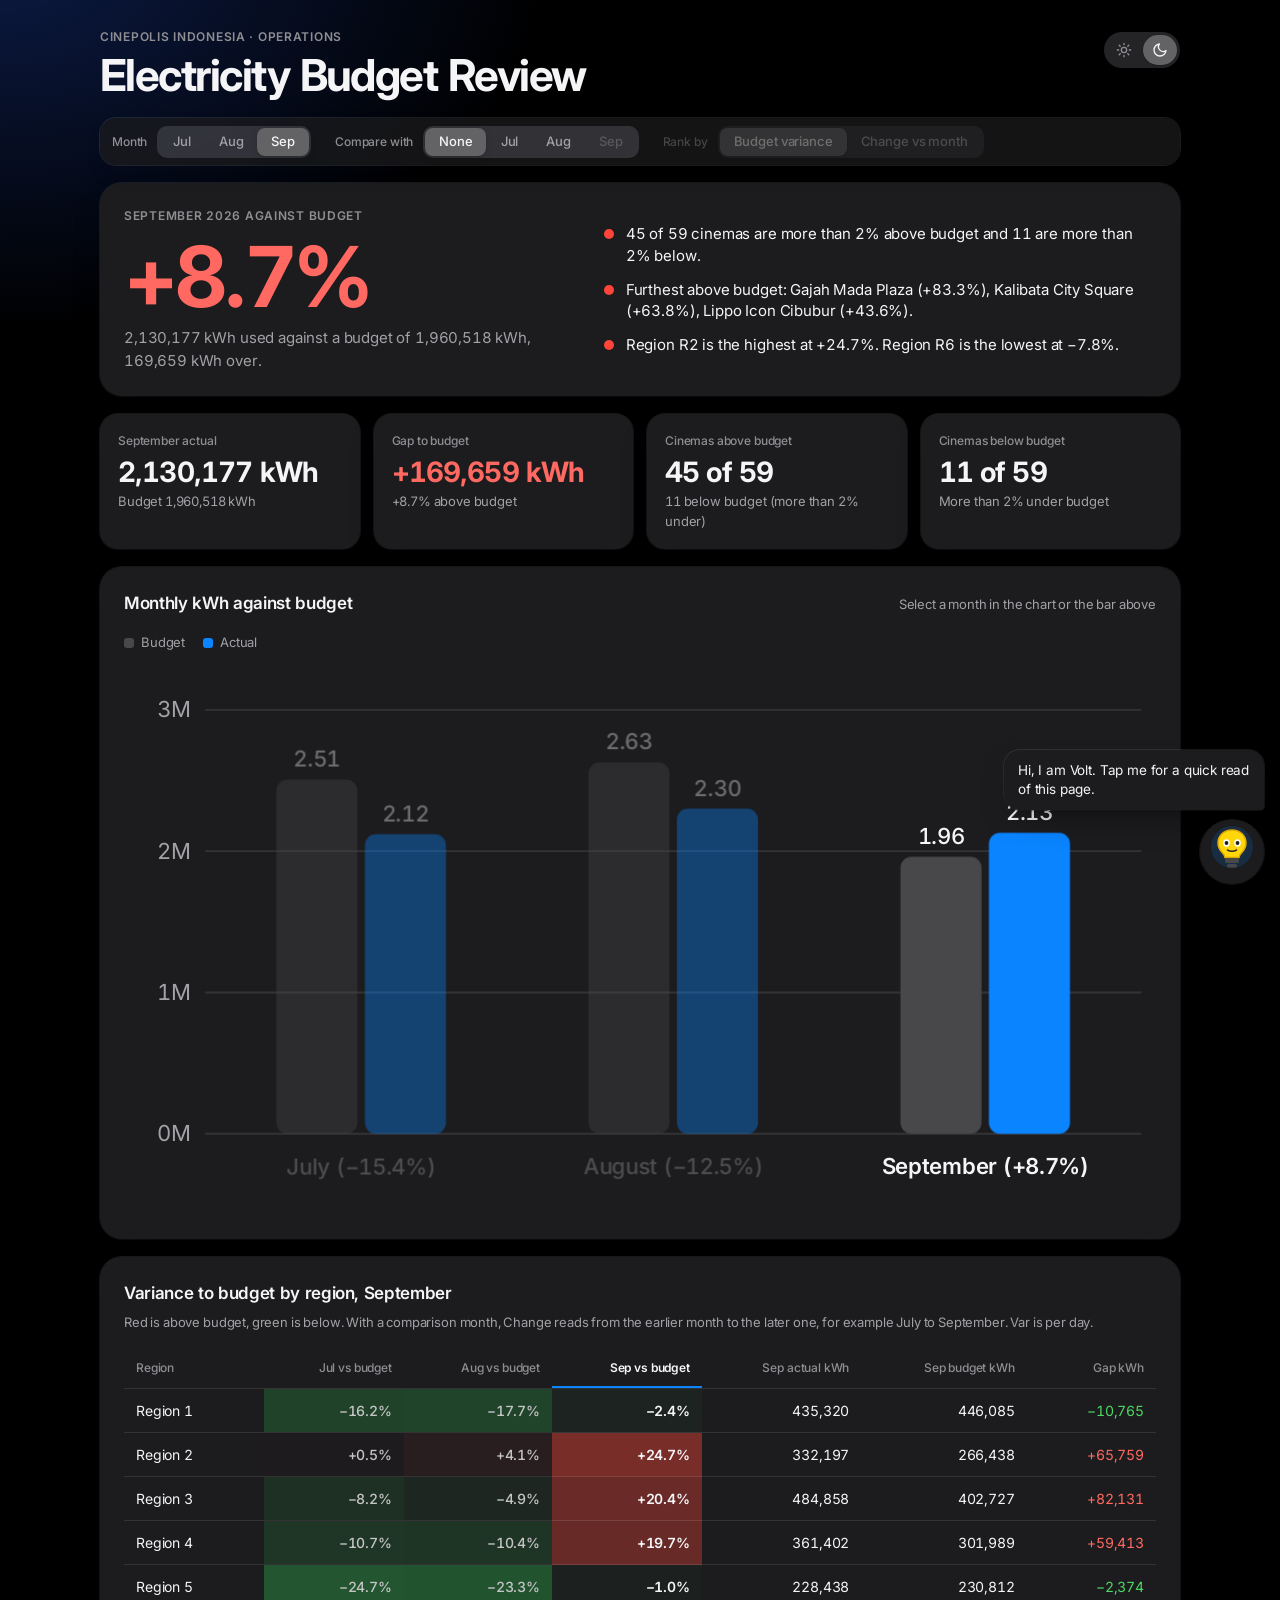
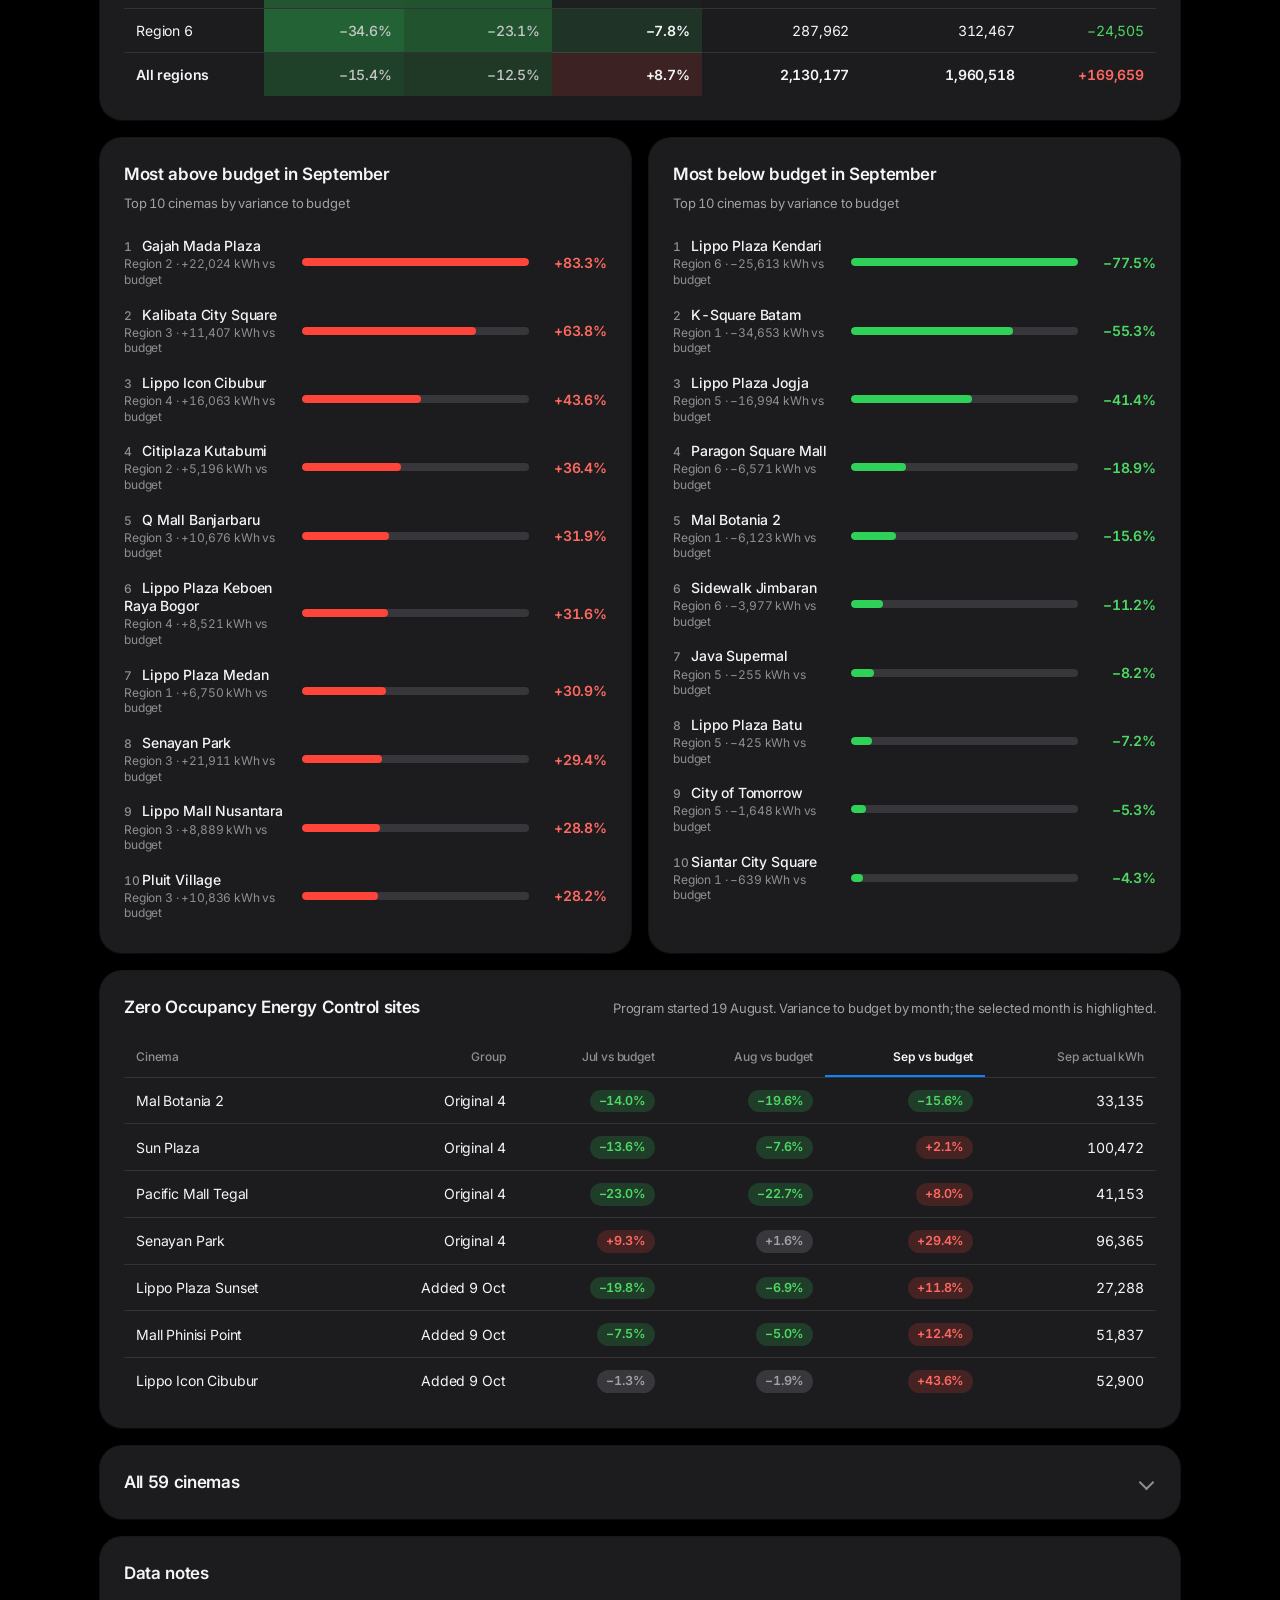
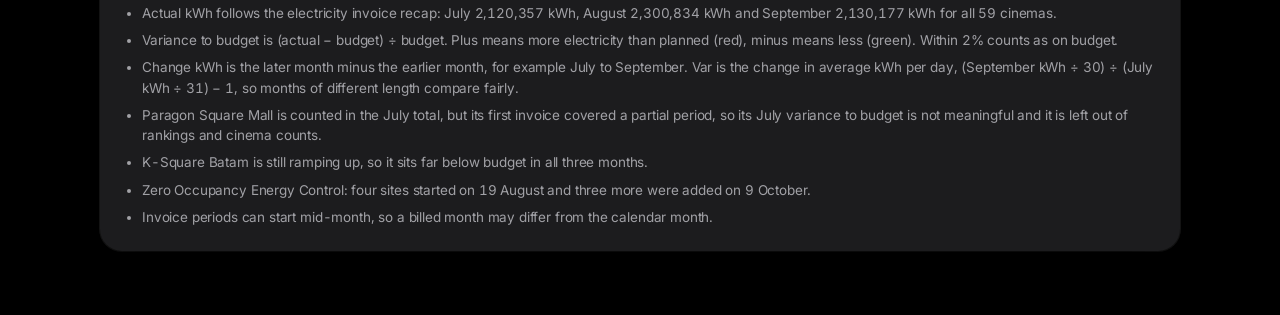
<file: review/index.html>
<!doctype html>
<html lang="en"><head><meta charset="utf-8"><meta name="viewport" content="width=device-width,initial-scale=1,viewport-fit=cover">
<title>Electricity Budget Review</title>
<meta name="claude:viewport-fit-sides" content="cover">
<meta name="robots" content="noindex,nofollow">
<link rel="preconnect" href="https://fonts.googleapis.com"><link rel="preconnect" href="https://fonts.gstatic.com" crossorigin>
<link rel="stylesheet" href="https://fonts.googleapis.com/css2?family=Inter:wght@400;500;600;700&display=swap">
<style>
/* Layout: one calm column. Title, a floating glass control bar (month, compare, rank), a verdict card, four figures, charts, region table, ranked lists, project sites, full table, notes.
   Type: SF Pro on Apple devices (system stack), Inter everywhere else. Colour: Apple system palette, black ground in dark mode, blue as the only accent; red and green mean above and below budget. */
:root{
  --bg:#000000; --surface:#1C1C1E; --surface2:#2C2C2E; --ink:#F5F5F7; --ink2:#A1A1A6; --muted:#8E8E93; --line:rgba(255,255,255,.10);
  --accent:#0A84FF; --accent-soft:rgba(10,132,255,.20);
  --over:#FF6961; --over-fill:#FF453A; --over-soft:rgba(255,69,58,.18);
  --under:#4CD964; --under-fill:#30D158; --under-soft:rgba(48,209,88,.18);
  --budget:#48484A; --seg:rgba(120,120,128,.30); --thumb:#636366; --glass:rgba(28,28,30,.72); --glow:rgba(40,90,230,.30);
  --shadow:0 1px 2px rgba(0,0,0,.5),0 14px 36px -18px rgba(0,0,0,.8); color-scheme:dark;
  --font:-apple-system,BlinkMacSystemFont,'SF Pro Text','SF Pro Display','Inter',system-ui,'Segoe UI',Roboto,sans-serif;
  --spring:cubic-bezier(.22,1,.36,1);
}
:root[data-theme="dark"]{
  --bg:#000000; --surface:#1C1C1E; --surface2:#2C2C2E; --ink:#F5F5F7; --ink2:#A1A1A6; --muted:#8E8E93; --line:rgba(255,255,255,.10);
  --accent:#0A84FF; --accent-soft:rgba(10,132,255,.20);
  --over:#FF6961; --over-fill:#FF453A; --over-soft:rgba(255,69,58,.18);
  --under:#4CD964; --under-fill:#30D158; --under-soft:rgba(48,209,88,.18);
  --budget:#48484A; --seg:rgba(120,120,128,.30); --thumb:#636366; --glass:rgba(28,28,30,.72); --glow:rgba(40,90,230,.30);
  --shadow:0 1px 2px rgba(0,0,0,.5),0 14px 36px -18px rgba(0,0,0,.8); color-scheme:dark}
:root[data-theme="light"]{
  --bg:#F5F5F7; --surface:#FFFFFF; --surface2:#F2F2F5; --ink:#1D1D1F; --ink2:#6E6E73; --muted:#8E8E93; --line:rgba(0,0,0,.08);
  --accent:#0071E3; --accent-soft:rgba(0,113,227,.12);
  --over:#D70015; --over-fill:#FF453A; --over-soft:rgba(255,59,48,.12);
  --under:#1B7F37; --under-fill:#30B454; --under-soft:rgba(52,199,89,.16);
  --budget:#C7C7CC; --seg:rgba(120,120,128,.14); --thumb:#FFFFFF; --glass:rgba(255,255,255,.72); --glow:rgba(0,113,227,.10);
  --shadow:0 1px 2px rgba(0,0,0,.04),0 14px 36px -18px rgba(0,0,0,.16); color-scheme:light}
*{box-sizing:border-box}
html{scroll-behavior:smooth}
body{background:var(--bg);color:var(--ink);font-family:var(--font);font-size:14px;line-height:1.5;margin:0;letter-spacing:-.011em;font-variant-numeric:tabular-nums;
  -webkit-font-smoothing:antialiased;padding-block:28px 64px;padding-left:max(16px,env(safe-area-inset-left,0px));padding-right:max(16px,env(safe-area-inset-right,0px))}
body::before{content:"";position:fixed;inset:0 0 auto;height:env(safe-area-inset-top,0px);background:var(--bg);z-index:10}
body::after{content:"";position:fixed;inset:0;z-index:-1;pointer-events:none;background:radial-gradient(60vmax 42vmax at 0% -6%,var(--glow),transparent 72%)}
.wrap{max-width:1080px;margin:0 auto;display:flex;flex-direction:column;gap:18px}
h1{font-size:clamp(30px,5vw,44px);line-height:1.08;font-weight:700;letter-spacing:-.035em;margin:6px 0 0;text-wrap:balance}
h2{font-size:17px;font-weight:600;letter-spacing:-.02em;margin:0;text-wrap:balance}
.lede{color:var(--ink2);font-size:16px;margin:8px 0 0;max-width:62ch}
.eyebrow{font-size:12px;font-weight:600;letter-spacing:.06em;text-transform:uppercase;color:var(--muted)}
.pos{color:var(--over)} .neg{color:var(--under)} .acc{color:var(--accent)}

/* control bar */
.bar{position:sticky;top:calc(env(safe-area-inset-top,0px) + 8px);z-index:11}
.bar-in{display:flex;gap:10px 24px;align-items:center;padding:8px 12px;border-radius:16px;overflow-x:auto;scrollbar-width:none;
  background:var(--glass);-webkit-backdrop-filter:saturate(180%) blur(22px);backdrop-filter:saturate(180%) blur(22px);box-shadow:0 0 0 1px var(--line),0 10px 30px -16px rgba(0,0,0,.35)}
.bar-in::-webkit-scrollbar{display:none}
.grp{display:flex;align-items:center;gap:10px;flex:none;transition:opacity .3s}
.grp.off{opacity:.4}
.lab{font-size:12px;font-weight:500;color:var(--muted);white-space:nowrap}
.seg{position:relative;display:inline-flex;background:var(--seg);border-radius:10px;padding:2px;isolation:isolate;flex:none}
.seg button{all:unset;position:relative;z-index:1;cursor:pointer;padding:6px 14px;border-radius:8px;font:500 13px/1.2 var(--font);letter-spacing:-.01em;color:var(--ink2);white-space:nowrap;transition:color .25s}
.seg button[aria-pressed="true"]{color:var(--ink)}
.seg button[aria-disabled="true"]{opacity:.35;cursor:not-allowed}
.grp.off .seg button{cursor:not-allowed}
.seg button:focus-visible{outline:2px solid var(--accent);outline-offset:1px}
.thumb{position:absolute;z-index:0;left:0;top:2px;bottom:2px;width:0;border-radius:8px;background:var(--thumb);box-shadow:0 1px 2px rgba(0,0,0,.14),0 3px 8px rgba(0,0,0,.08)}
.thumb.ready{transition:transform .5s var(--spring),width .5s var(--spring)}

/* cards */
.card{background:var(--surface);border-radius:22px;box-shadow:var(--shadow),0 0 0 1px var(--line);padding:24px;min-width:0}
.card>header{display:flex;justify-content:space-between;align-items:baseline;gap:6px 16px;flex-wrap:wrap;margin-bottom:16px}
.card>header p{margin:0;color:var(--ink2);font-size:13px}
.hero{display:grid;grid-template-columns:minmax(0,.9fr) minmax(0,1.1fr);gap:28px;align-items:center}
.hero .big{font-size:clamp(52px,9vw,84px);line-height:1;font-weight:700;letter-spacing:-.045em;margin:10px 0 8px;min-height:1em}
.hero p{margin:0;color:var(--ink2);font-size:15px}
.pts{list-style:none;margin:0;padding:0;display:flex;flex-direction:column;gap:12px}
.pts li{display:grid;grid-template-columns:10px 1fr;gap:12px;align-items:start;font-size:15px;line-height:1.45;animation:rowin .5s var(--spring) both;animation-delay:calc(var(--i,0)*70ms)}
.pts i{width:10px;height:10px;border-radius:50%;margin-top:6px;background:var(--accent)}
.pts i.over{background:var(--over-fill)} .pts i.under{background:var(--under-fill)}
.kpis{display:grid;grid-template-columns:repeat(4,minmax(0,1fr));gap:14px}
.kpi{background:var(--surface);border-radius:18px;box-shadow:var(--shadow),0 0 0 1px var(--line);padding:18px;min-width:0}
.kpi .lab{display:block}
.kpi .v{font-size:clamp(22px,3vw,28px);font-weight:700;letter-spacing:-.03em;margin-top:6px;line-height:1.15;overflow-wrap:anywhere}
.kpi .d{font-size:13px;color:var(--ink2);margin-top:4px}
.grid2{display:grid;grid-template-columns:1.25fr 1fr;gap:18px}
.grid2.one{grid-template-columns:1fr}
.grid2b{display:grid;grid-template-columns:1fr 1fr;gap:18px}

/* charts */
svg{display:block;width:100%;height:auto;overflow:visible}
svg text{font-family:var(--font);fill:var(--ink2);font-size:12px}
svg .num{fill:var(--ink);font-size:12px;font-weight:500}
svg .grid{stroke:var(--line);stroke-width:1}
svg .bud{fill:var(--budget)} svg .act{fill:var(--accent)}
svg rect.b{transform-box:fill-box;transform-origin:50% 100%;animation:growY .9s var(--spring) both;animation-delay:calc(var(--i,0)*90ms)}
svg g.mo{cursor:pointer;opacity:1;transition:opacity .35s}
svg g.mo.dim{opacity:.38}
svg g.mo:focus-visible{outline:2px solid var(--accent);outline-offset:2px}
svg .mlab{fill:var(--ink2);font-weight:500;transition:fill .3s}
svg g.sel .mlab{fill:var(--ink);font-weight:600}
svg .mtag{fill:var(--accent);font-weight:600;font-size:11px;opacity:0;transition:opacity .3s}
svg g.cmp .mtag{opacity:1}
svg .cmpmark{fill:none;stroke:var(--accent);stroke-width:1.5;stroke-dasharray:4 4;opacity:0;transition:opacity .3s}
svg g.cmp .cmpmark{opacity:1}
.legend{display:flex;gap:18px;font-size:13px;color:var(--ink2);margin:0 0 10px;flex-wrap:wrap}
.legend i{display:inline-block;width:10px;height:10px;border-radius:3px;margin-right:7px;vertical-align:-1px}
.note{font-size:13px;color:var(--ink2);margin:12px 0 0}

/* tables and pills */
.scroll{overflow-x:auto}
table{border-collapse:collapse;width:100%}
th,td{padding:11px 12px;text-align:right;border-bottom:1px solid var(--line);white-space:nowrap}
th:first-child,td:first-child{text-align:left}
th{font-weight:500;color:var(--muted);font-size:12px}
tbody tr{transition:background .2s}
tbody tr:hover{background:var(--surface2)}
tr:last-child td{border-bottom:0}
td.heat{font-weight:500;border-radius:0}
td.sel,th.sel{color:var(--ink);font-weight:600}
th.sel{box-shadow:inset 0 -2px 0 var(--accent)}
.pill{display:inline-block;font-size:12.5px;font-weight:600;padding:2px 9px;border-radius:999px;white-space:nowrap}
.pill.over{background:var(--over-soft);color:var(--over)}
.pill.under{background:var(--under-soft);color:var(--under)}
.pill.flat{background:var(--seg);color:var(--ink2)}
th button{all:unset;cursor:pointer;color:inherit;font:inherit;transition:color .2s}
th button:hover{color:var(--ink)}
th button:focus-visible,summary:focus-visible,input:focus-visible{outline:2px solid var(--accent);outline-offset:2px;border-radius:6px}

/* ranked lists */
.rows{display:flex;flex-direction:column;gap:2px}
.row{display:grid;grid-template-columns:minmax(120px,1.15fr) 1.6fr 64px;gap:14px;align-items:center;padding:8px 0;min-width:0;animation:rowin .5s var(--spring) both;animation-delay:calc(var(--i,0)*40ms)}
.row .nm{font-size:14px;font-weight:500;min-width:0;overflow-wrap:anywhere;line-height:1.3}
.row .nm small{display:block;color:var(--muted);font-size:12px;font-weight:400;margin-top:1px}
.track{height:8px;background:var(--seg);border-radius:4px;overflow:hidden}
.bar2{height:100%;width:0;border-radius:4px;transition:width .9s var(--spring)}
.bar2.over{background:var(--over-fill)} .bar2.under{background:var(--under-fill)}
.row .pv{font-size:14px;font-weight:600;text-align:right}
.rank-n{display:inline-block;min-width:18px;color:var(--muted);font-weight:500;font-size:12px}

/* all cinemas */
details summary{cursor:pointer;font-weight:600;font-size:17px;letter-spacing:-.02em;list-style:none;display:flex;justify-content:space-between;align-items:center;gap:12px}
details summary::-webkit-details-marker{display:none}
details summary::after{content:"";width:9px;height:9px;border-right:2px solid var(--muted);border-bottom:2px solid var(--muted);transform:rotate(45deg);transition:transform .35s var(--spring);margin-right:4px}
details[open] summary::after{transform:rotate(225deg)}
.tools{display:flex;gap:12px;align-items:center;flex-wrap:wrap;margin:14px 0 6px}
input[type=search]{font:inherit;font-size:14px;color:var(--ink);background:var(--seg);border:0;border-radius:10px;padding:8px 12px;min-width:0;width:260px;max-width:100%}
input[type=search]::placeholder{color:var(--muted)}
.notes{font-size:13.5px;color:var(--ink2);margin:0;padding-left:18px;display:flex;flex-direction:column;gap:7px}
.defs{display:grid;grid-template-columns:repeat(3,minmax(0,1fr));gap:18px;margin:0}
.defs div{font-size:13.5px;color:var(--ink2)}
.defs b{display:block;color:var(--ink);font-size:14px;margin-bottom:2px;font-weight:600}
#tip{position:fixed;pointer-events:none;background:var(--ink);color:var(--bg);font-size:12px;padding:6px 10px;border-radius:8px;z-index:20;opacity:0;transition:opacity .12s;max-width:240px}


/* theme toggle */
.top{display:flex;justify-content:space-between;align-items:flex-start;gap:16px}
.tgl{all:unset;pointer-events:auto;cursor:pointer;flex:none;display:inline-flex;background:var(--seg);border-radius:999px;padding:3px;gap:2px;margin-top:4px}
.tgl span{display:grid;place-items:center;width:34px;height:30px;border-radius:999px;color:var(--muted);transition:background .4s var(--spring),color .3s,box-shadow .4s}
.tgl svg{width:16px;height:16px}
.tgl span.on{background:var(--thumb);color:var(--ink);box-shadow:0 1px 2px rgba(0,0,0,.2)}
.tgl:focus-visible{outline:2px solid var(--accent);outline-offset:2px}
/* mascot */
.volt{position:fixed;z-index:15;right:max(16px,env(safe-area-inset-right,0px));bottom:calc(16px + env(safe-area-inset-bottom,0px));display:flex;flex-direction:column;align-items:flex-end;gap:10px;pointer-events:none}
.volt>*{pointer-events:auto}
.bub{max-width:min(260px,calc(100vw - 96px));background:var(--surface);color:var(--ink);font-size:13.5px;line-height:1.4;padding:11px 14px;border-radius:16px 16px 4px 16px;box-shadow:var(--shadow),0 0 0 1px var(--line);opacity:0;transform:translateY(8px) scale(.96);transform-origin:100% 100%;transition:opacity .35s var(--spring),transform .5s var(--spring);pointer-events:none!important}
.bub.on{opacity:1;transform:none}
.vbtn{all:unset;pointer-events:auto;cursor:pointer;width:64px;height:64px;border-radius:50%;background:var(--surface);box-shadow:var(--shadow),0 0 0 1px var(--line);display:grid;place-items:center;transition:transform .4s var(--spring)}
.vbtn:hover{transform:scale(1.08) rotate(-4deg)}
.vbtn:active{transform:scale(.94)}
.vbtn:focus-visible{outline:2px solid var(--accent);outline-offset:3px}
.vbtn svg{width:44px;height:52px;overflow:visible}
.vglow{fill:var(--accent);opacity:.16}
.vbulb{fill:#FFD60A;stroke:#E0A800;stroke-width:1.5}
.vbase{fill:var(--budget)}
.vpup{fill:#1D1D1F}
.vbtn .body{animation:bob 3.2s ease-in-out infinite;transform-origin:50% 100%}
.vbtn .lid{transform-box:fill-box;transform-origin:50% 50%;animation:blink 4.6s infinite}
.vbtn.hop .body{animation:hop .6s var(--spring)}
@keyframes bob{0%,100%{transform:translateY(0)}50%{transform:translateY(-2.5px)}}
@keyframes blink{0%,94%,100%{transform:scaleY(1)}97%{transform:scaleY(.1)}}
@keyframes hop{0%{transform:translateY(0) scale(1,1)}35%{transform:translateY(-9px) scale(.94,1.08)}70%{transform:translateY(0) scale(1.08,.92)}100%{transform:none}}

/* motion */
@keyframes rise{from{opacity:0;transform:translateY(18px)}to{opacity:1;transform:none}}
@keyframes rowin{from{opacity:0;transform:translateY(8px)}to{opacity:1;transform:none}}
@keyframes growY{from{transform:scaleY(0)}to{transform:scaleY(1)}}
.reveal{animation:rise .8s var(--spring) both;animation-delay:calc(var(--i,0)*80ms)}

@media(max-width:820px){
  .kpis{grid-template-columns:repeat(2,minmax(0,1fr))}
  .grid2,.grid2b,.hero,.defs{grid-template-columns:1fr}
  .row{grid-template-columns:1fr 64px}.row .track{grid-column:1/-1;order:3}.row .pv{order:2}
  .card{padding:20px}
}
@media(prefers-reduced-motion:reduce){
  html{scroll-behavior:auto}
  *,*::before,*::after{animation:none!important;transition-duration:.01ms!important}
}
</style>
</head><body>
<div class="wrap">
<header class="reveal" style="--i:0">
  <div class="top"><div><div class="eyebrow">Cinepolis Indonesia · Operations</div>
  <h1>Electricity Budget Review</h1></div>
  <button type="button" class="tgl" id="tgl" role="switch" aria-label="Dark mode" aria-checked="true" title="Switch light or dark mode"><span id="tLight"><svg viewBox="0 0 24 24" fill="none" stroke="currentColor" stroke-width="2" stroke-linecap="round"><circle cx="12" cy="12" r="4"/><path d="M12 2v2M12 20v2M4.9 4.9l1.4 1.4M17.7 17.7l1.4 1.4M2 12h2M20 12h2M4.9 19.1l1.4-1.4M17.7 6.3l1.4-1.4"/></svg></span><span id="tDark"><svg viewBox="0 0 24 24" fill="none" stroke="currentColor" stroke-width="2" stroke-linecap="round" stroke-linejoin="round"><path d="M21 12.8A9 9 0 1 1 11.2 3a7 7 0 0 0 9.8 9.800z"/></svg></span></button></div>
</header>

<div class="bar reveal" style="--i:1"><div class="bar-in" role="group" aria-label="View options">
  <div class="grp"><span class="lab">Month</span>
    <div class="seg" id="segM"><i class="thumb"></i><button type="button" data-i="0" title="July 2026">Jul</button><button type="button" data-i="1" title="August 2026">Aug</button><button type="button" data-i="2" title="September 2026">Sep</button></div></div>
  <div class="grp"><span class="lab">Compare with</span>
    <div class="seg" id="segC"><i class="thumb"></i><button type="button" data-c="-1">None</button><button type="button" data-c="0">Jul</button><button type="button" data-c="1">Aug</button><button type="button" data-c="2">Sep</button></div></div>
  <div class="grp off" id="rankGrp"><span class="lab">Rank by</span>
    <div class="seg" id="segR"><i class="thumb"></i><button type="button" data-r="bud">Budget variance</button><button type="button" data-r="chg" id="rChg">Change vs month</button></div></div>
</div></div>

<section class="card hero reveal" style="--i:2" aria-live="polite">
  <div><div class="eyebrow" id="heroEy"></div><div class="big" id="heroBig"></div><p id="heroTxt"></p></div>
  <ul class="pts" id="pts"></ul>
</section>

<section class="kpis reveal" style="--i:3" id="kpis" aria-label="Key figures"></section>

<section class="grid2 reveal" style="--i:4" id="chartRow">
  <div class="card"><header><h2>Monthly kWh against budget</h2><p id="cmNote">Select a month in the chart or the bar above</p></header>
    <div class="legend"><span><i style="background:var(--budget)"></i>Budget</span><span><i style="background:var(--accent)"></i>Actual</span></div>
    <div id="cMonth"></div></div>
  <div class="card" id="costCard"><header><h2>Monthly electricity cost</h2><p>IDR billion, per invoice</p></header><div id="cCost"></div><p class="note" id="rate"></p></div>
</section>

<section class="card reveal" style="--i:5"><header><h2 id="regT">Variance to budget by region</h2><p>Red is above budget, green is below. With a comparison month, Change reads from the earlier month to the later one, for example July to September. Var is per day.</p></header>
  <div class="scroll"><table id="tReg"></table></div></section>

<section class="grid2b reveal" style="--i:6">
  <div class="card"><header><h2 id="topT"></h2><p id="topS"></p></header><div class="rows" id="top"></div></div>
  <div class="card"><header><h2 id="lowT"></h2><p id="lowS"></p></header><div class="rows" id="low"></div></div>
</section>

<section class="card reveal" style="--i:7"><header><h2>Zero Occupancy Energy Control sites</h2><p>Program started 19 August. Variance to budget by month; the selected month is highlighted.</p></header>
  <div class="scroll"><table id="tZ"></table></div></section>

<section class="card reveal" style="--i:8"><details><summary>All 59 cinemas</summary>
  <div class="tools"><input id="q" type="search" placeholder="Search a cinema" aria-label="Search a cinema"><span class="note" style="margin:0">Click a column heading to sort.</span></div>
  <div class="scroll"><table id="tAll"></table></div></details></section>

<section class="card reveal" style="--i:9"><header><h2>Data notes</h2></header>
<ul class="notes">
  <li>Actual kWh follows the electricity invoice recap: July 2,120,357 kWh, August 2,300,834 kWh and September 2,130,177 kWh for all 59 cinemas.</li>
  <li>Variance to budget is (actual − budget) ÷ budget. Plus means more electricity than planned (red), minus means less (green). Within 2% counts as on budget.</li>
  <li>Change kWh is the later month minus the earlier month, for example July to September. Var is the change in average kWh per day, (September kWh ÷ 30) ÷ (July kWh ÷ 31) − 1, so months of different length compare fairly.</li>
  <li>Paragon Square Mall is counted in the July total, but its first invoice covered a partial period, so its July variance to budget is not meaningful and it is left out of rankings and cinema counts.</li>
  <li>K-Square Batam is still ramping up, so it sits far below budget in all three months.</li>
  <li>Zero Occupancy Energy Control: four sites started on 19 August and three more were added on 9 October.</li>
  
  <li>Invoice periods can start mid-month, so a billed month may differ from the calendar month.</li>
</ul></section>
</div>
<div class="volt" id="volt"><div class="bub" id="bub" role="status" aria-live="polite"></div>
<button type="button" class="vbtn" id="vbtn" aria-label="Volt, the page guide. Tap for a tip">
<svg viewBox="0 0 44 52" aria-hidden="true"><g class="body"><circle class="vglow" cx="22" cy="21" r="21"/><path class="vbulb" d="M22 4c-8.3 0-14 5.8-14 13 0 4.6 2.2 7.6 4.6 10 1.4 1.4 2.2 2.8 2.4 4.5h14c.2-1.7 1-3.100 2.4-4.500C33.800 24.600 36 21.600 36 17c0-7.200-5.700-13-14-13z"/><rect class="vbase" x="15" y="32.500" width="14" height="4.500" rx="2"/><rect class="vbase" x="17" y="38" width="10" height="3.500" rx="1.700"/>
<g id="eyes"><ellipse cx="16.500" cy="17" rx="3.300" ry="3.700" fill="#fff"/><ellipse cx="27.500" cy="17" rx="3.300" ry="3.700" fill="#fff"/><circle class="vpup lid" id="pl" cx="16.500" cy="17" r="1.900"/><circle class="vpup lid" id="pr" cx="27.500" cy="17" r="1.900"/></g>
<path d="M17.500 24c1.300 1.600 7.700 1.600 9 0" fill="none" stroke="#1D1D1F" stroke-width="1.600" stroke-linecap="round"/></g></svg></button></div>
<div id="tip" role="tooltip"></div>
<script>
const RM=matchMedia('(prefers-reduced-motion: reduce)').matches;
const HAS_COST=false;
const D=[{"id":41,"rg":"R1","n":"Plaza Medan Fair","bj":83422,"aj":76056,"ba":87263,"aa":74227,"bs":66216,"as_":69401},{"id":49,"rg":"R1","n":"Living World Pekanbaru","bj":86032,"aj":76195,"ba":92735,"aa":81649,"bs":63193,"as_":72850},{"id":50,"rg":"R1","n":"Mal Botania 2","bj":44519,"aj":38295,"ba":48377,"aa":38883,"bs":39258,"as_":33135},{"id":54,"rg":"R1","n":"Mal Mandau City","bj":42690,"aj":33203,"ba":46056,"aa":34242,"bs":31673,"as_":35389},{"id":58,"rg":"R1","n":"Binjai Supermall","bj":36631,"aj":34574,"ba":37697,"aa":31538,"bs":31120,"as_":35505},{"id":64,"rg":"R1","n":"Siantar City Square","bj":18994,"aj":16648,"ba":20325,"aa":14808,"bs":14739,"as_":14100},{"id":65,"rg":"R1","n":"Mall Pekanbaru","bj":22238,"aj":18746,"ba":24008,"aa":19169,"bs":16951,"as_":17858},{"id":71,"rg":"R1","n":"K-Square Batam","bj":62731,"aj":33641,"ba":57480,"aa":27841,"bs":62696,"as_":28043},{"id":7,"rg":"R1","n":"Sun Plaza","bj":120693,"aj":104288,"ba":130497,"aa":120520,"bs":98422,"as_":100472},{"id":8,"rg":"R1","n":"Lippo Plaza Medan","bj":28685,"aj":26320,"ba":30815,"aa":30714,"bs":21817,"as_":28567},{"id":11,"rg":"R2","n":"Maxxbox Lippo Village","bj":63248,"aj":64167,"ba":68247,"aa":77967,"bs":48535,"as_":61917},{"id":13,"rg":"R2","n":"Lippo Plaza Jambi","bj":46481,"aj":44100,"ba":49448,"aa":46400,"bs":36325,"as_":41880},{"id":20,"rg":"R2","n":"Mall of Serang","bj":17445,"aj":16320,"ba":18597,"aa":17440,"bs":13618,"as_":16720},{"id":33,"rg":"R2","n":"Lippo Plaza Lubuk Linggau","bj":39588,"aj":32480,"ba":41402,"aa":34528,"bs":30548,"as_":32352},{"id":3,"rg":"R2","n":"Palembang Icon","bj":69916,"aj":63232,"ba":74233,"aa":75620,"bs":54652,"as_":62868},{"id":47,"rg":"R2","n":"Citimall Prabumulih","bj":25649,"aj":24067,"ba":27347,"aa":24413,"bs":20217,"as_":22775},{"id":56,"rg":"R2","n":"Gajah Mada Plaza","bj":34755,"aj":47126,"ba":37031,"aa":50823,"bs":26448,"as_":48472},{"id":61,"rg":"R2","n":"Mangga Dua Square","bj":23823,"aj":28963,"ba":26630,"aa":30393,"bs":21821,"as_":25743},{"id":68,"rg":"R2","n":"Citiplaza Kutabumi","bj":18274,"aj":20429,"ba":19450,"aa":19674,"bs":14274,"as_":19470},{"id":28,"rg":"R3","n":"Citimall Sampit","bj":38800,"aj":32743,"ba":41394,"aa":36195,"bs":29698,"as_":32290},{"id":2,"rg":"R3","n":"Lippo Mall Nusantara","bj":39139,"aj":39625,"ba":41653,"aa":44745,"bs":30816,"as_":39705},{"id":31,"rg":"R3","n":"Living Plaza Balikpapan","bj":65853,"aj":60111,"ba":71035,"aa":65272,"bs":49529,"as_":50548},{"id":32,"rg":"R3","n":"Pluit Village","bj":51936,"aj":49440,"ba":51966,"aa":52480,"bs":38444,"as_":49280},{"id":40,"rg":"R3","n":"Kalibata City Square","bj":23095,"aj":18811,"ba":24639,"aa":22598,"bs":17886,"as_":29293},{"id":42,"rg":"R3","n":"Citimall Ketapang","bj":32454,"aj":22724,"ba":34525,"aa":31240,"bs":24842,"as_":24776},{"id":45,"rg":"R3","n":"Q Mall Banjarbaru","bj":42367,"aj":33290,"ba":43882,"aa":33839,"bs":33427,"as_":44103},{"id":62,"rg":"R3","n":"The Park Pejaten","bj":70228,"aj":59250,"ba":74792,"aa":57409,"bs":53961,"as_":62456},{"id":67,"rg":"R3","n":"Kebayoran Park Mall","bj":21984,"aj":19204,"ba":23380,"aa":20831,"bs":17200,"as_":20506},{"id":69,"rg":"R3","n":"Senayan Park","bj":96282,"aj":105249,"ba":102453,"aa":104128,"bs":74454,"as_":96365},{"id":70,"rg":"R3","n":"Mall The Galeria","bj":40701,"aj":39504,"ba":24597,"aa":39536,"bs":32470,"as_":35536},{"id":14,"rg":"R4","n":"Mall Lippo Cikarang","bj":57923,"aj":50784,"ba":61704,"aa":49056,"bs":44655,"as_":50976},{"id":17,"rg":"R4","n":"Lippo Plaza Ekalokasari","bj":51460,"aj":42144,"ba":54766,"aa":46480,"bs":39333,"as_":42592},{"id":26,"rg":"R4","n":"Istana Plaza","bj":25403,"aj":18749,"ba":27215,"aa":22981,"bs":19125,"as_":22021},{"id":35,"rg":"R4","n":"Lippo Plaza Keboen Raya Bogor","bj":35166,"aj":32411,"ba":37440,"aa":35926,"bs":26949,"as_":35470},{"id":38,"rg":"R4","n":"Depok Town Square","bj":62636,"aj":61794,"ba":66860,"aa":62756,"bs":48569,"as_":57956},{"id":39,"rg":"R4","n":"Lippo Icon Cibubur","bj":49251,"aj":48600,"ba":53898,"aa":52900,"bs":36837,"as_":52900},{"id":44,"rg":"R4","n":"Tamini Square","bj":34193,"aj":28700,"ba":36510,"aa":34600,"bs":26909,"as_":33800},{"id":57,"rg":"R4","n":"Distrik 1 Meikarta","bj":22699,"aj":19103,"ba":24143,"aa":21663,"bs":17486,"as_":19623},{"id":63,"rg":"R4","n":"Blu Plaza Bekasi","bj":22220,"aj":20316,"ba":23668,"aa":22118,"bs":17347,"as_":20208},{"id":66,"rg":"R4","n":"Pondok Kelapa Town Square","bj":31874,"aj":28208,"ba":33380,"aa":27328,"bs":24779,"as_":25856},{"id":10,"rg":"R5","n":"Lippo Plaza Jogja","bj":54304,"aj":24147,"ba":58018,"aa":27407,"bs":41003,"as_":24009},{"id":22,"rg":"R5","n":"Java Supermal","bj":4047,"aj":3328,"ba":4324,"aa":3472,"bs":3122,"as_":2867},{"id":24,"rg":"R5","n":"Lippo Plaza Batu","bj":7645,"aj":5608,"ba":8124,"aa":6323,"bs":5886,"as_":5461},{"id":27,"rg":"R5","n":"Malang Town Square","bj":39584,"aj":37760,"ba":42408,"aa":38920,"bs":30561,"as_":36240},{"id":34,"rg":"R5","n":"Pacific Mall Tegal","bj":49391,"aj":38050,"ba":52727,"aa":40768,"bs":38100,"as_":41153},{"id":43,"rg":"R5","n":"Lippo Plaza Jember","bj":46408,"aj":38880,"ba":49602,"aa":42608,"bs":34897,"as_":38304},{"id":53,"rg":"R5","n":"City of Tomorrow","bj":38867,"aj":28474,"ba":41533,"aa":31490,"bs":30893,"as_":29245},{"id":5,"rg":"R5","n":"Ponorogo City Center","bj":32833,"aj":24064,"ba":34949,"aa":27248,"bs":25074,"as_":26880},{"id":60,"rg":"R5","n":"Lippo Plaza Sidoarjo","bj":27982,"aj":26292,"ba":29418,"aa":27974,"bs":21276,"as_":24279},{"id":16,"rg":"R6","n":"Lippo Plaza Buton","bj":20123,"aj":15701,"ba":21400,"aa":14726,"bs":15420,"as_":15374},{"id":19,"rg":"R6","n":"Lippo Plaza Kupang","bj":27545,"aj":19840,"ba":29475,"aa":23216,"bs":20622,"as_":21104},{"id":21,"rg":"R6","n":"Lippo Plaza Kendari","bj":43256,"aj":6527,"ba":46045,"aa":6836,"bs":33064,"as_":7451},{"id":30,"rg":"R6","n":"Plaza Renon","bj":21414,"aj":16064,"ba":22900,"aa":16752,"bs":16362,"as_":15760},{"id":37,"rg":"R6","n":"Mall Phinisi Point","bj":59543,"aj":55087,"ba":63707,"aa":60541,"bs":46103,"as_":51837},{"id":4,"rg":"R6","n":"Lippo Plaza Manado","bj":73926,"aj":56992,"ba":71629,"aa":62912,"bs":54328,"as_":54528},{"id":51,"rg":"R6","n":"Lippo Plaza Sunset","bj":30626,"aj":24574,"ba":32815,"aa":30557,"bs":24412,"as_":27288},{"id":52,"rg":"R6","n":"Sidewalk Jimbaran","bj":46736,"aj":33690,"ba":49499,"aa":36850,"bs":35577,"as_":31600},{"id":6,"rg":"R6","n":"LM Kuta","bj":40694,"aj":32970,"ba":42427,"aa":38240,"bs":31777,"as_":34789},{"id":72,"rg":"R6","n":"Paragon Square Mall","bj":40118,"aj":2699,"ba":36089,"aa":29064,"bs":34802,"as_":28231}];
const ZO={7:'Original 4',50:'Original 4',34:'Original 4',69:'Original 4',51:'Added 9 Oct',39:'Added 9 Oct',37:'Added 9 Oct'};
const MS=['Jul','Aug','Sep'],MN=['July','August','September'],DAYS=[31,31,30],PAR=72;
const $=id=>document.getElementById(id);
const fmt=n=>Math.round(n).toLocaleString('en-US');
const pct=(v,d=1)=>(v>0?'+':v<0?'−':'')+Math.abs(v*100).toFixed(d)+'%';
const cls=v=>v>0.02?'over':v<-0.02?'under':'flat';
const pill=v=>v==null?'<span style="color:var(--muted)">n/a</span>':'<span class="pill '+cls(v)+'">'+pct(v)+'</span>';
const idr=n=>{const a=Math.abs(n);return (n<0?'−':'')+'IDR '+(a>=1e9?(a/1e9).toFixed(2)+'B':(a/1e6).toFixed(0)+'M')};
const sites=D.map(o=>({...o,b:[o.bj,o.ba,o.bs],a:[o.aj,o.aa,o.as_],c:HAS_COST?[o.cj,o.ca,o.cs]:null}));
const bvt=(s,i)=>s.a[i]/s.b[i]-1;   // raw variance, shown in the table even for Paragon July
const bv=(s,i)=>(s.id===PAR&&i===0)?null:s.a[i]/s.b[i]-1;                                   // variance to budget; Paragon July not comparable
const FR=()=>Math.min(S.m,S.c),TO=()=>Math.max(S.m,S.c);   // changes always read from the earlier month to the later one
const ch=(s,i,j)=>{const f=Math.min(i,j),t=Math.max(i,j);return (s.a[t]/DAYS[t])/(s.a[f]/DAYS[f])-1};   // Var between months: average kWh per day, as in the working sheet    // change in kWh between months
function tot(list,i,ex){let b=0,a=0,c=0;list.forEach(s=>{if(HAS_COST)c+=s.c[i];if(ex&&s.id===PAR)return;b+=s.b[i];a+=s.a[i]});return{b,a,c,v:a/b-1}}
function totCh(list,i,j){const f=Math.min(i,j),t=Math.max(i,j);return (tot(list,t,false).a/DAYS[t])/(tot(list,f,false).a/DAYS[f])-1}
function totD(list,i,j){const f=Math.min(i,j),t=Math.max(i,j);return tot(list,t,false).a-tot(list,f,false).a}
const sgn=n=>(n>0?'+':n<0?'−':'')+fmt(Math.abs(n));
const S={m:2,c:-1,r:'bud'};

/* numbers count up to their new value */
function tween(el,to,f,key){
  if(key!==undefined&&el._k!==key){el._v=null;el._k=key}
  const from=el._v==null?0:el._v;el._v=to;cancelAnimationFrame(el._r);
  if(RM||from===to){el.textContent=f(to);return}
  const t0=performance.now(),Dur=700;
  (function step(n){const p=Math.min(1,(n-t0)/Dur),e=1-Math.pow(1-p,4);el.textContent=f(from+(to-from)*e);if(p<1)el._r=requestAnimationFrame(step)})(t0)}

/* controls: segmented buttons with a thumb that glides */
function place(seg){const b=seg.querySelector('button[aria-pressed="true"]'),th=seg.querySelector('.thumb');
  if(!b||!b.offsetWidth)return;th.style.width=b.offsetWidth+'px';th.style.transform='translateX('+b.offsetLeft+'px)';
  if(!th.dataset.r){th.dataset.r='1';requestAnimationFrame(()=>requestAnimationFrame(()=>th.classList.add('ready')))}}
function syncCtrl(){
  $('segM').querySelectorAll('button').forEach(b=>b.setAttribute('aria-pressed',+b.dataset.i===S.m));
  $('segC').querySelectorAll('button').forEach(b=>{const c=+b.dataset.c;b.setAttribute('aria-pressed',c===S.c);b.setAttribute('aria-disabled',c===S.m)});
  $('segR').querySelectorAll('button').forEach(b=>b.setAttribute('aria-pressed',b.dataset.r===S.r));
  $('rankGrp').classList.toggle('off',S.c<0);$('rankGrp').title=S.c<0?'Pick a comparison month to rank by change':'';
  $('rChg').textContent=S.c>=0?'Change '+MS[FR()]+' to '+MS[TO()]:'Change vs month';
  requestAnimationFrame(()=>['segM','segC','segR'].forEach(id=>place($(id))))}
$('segM').onclick=e=>{const b=e.target.closest('button');if(!b)return;S.m=+b.dataset.i;if(S.c===S.m)S.c=-1;if(S.c<0)S.r='bud';render()};
$('segC').onclick=e=>{const b=e.target.closest('button');if(!b)return;const c=+b.dataset.c;if(c===S.m)return;S.c=c;if(c<0)S.r='bud';render()};
$('segR').onclick=e=>{const b=e.target.closest('button');if(!b||S.c<0)return;S.r=b.dataset.r;render()};
function relayout(){['segM','segC','segR'].forEach(id=>place($(id)))}
addEventListener('resize',relayout);
if(window.ResizeObserver)['segM','segC','segR'].forEach(id=>new ResizeObserver(relayout).observe($(id)));
if(document.fonts&&document.fonts.ready)document.fonts.ready.then(relayout);

/* tooltip */
const tip=$('tip');
function bindTip(root){root.querySelectorAll('[data-tip]').forEach(e=>{
  e.addEventListener('mousemove',ev=>{tip.textContent=e.dataset.tip;tip.style.opacity=1;tip.style.left=Math.min(ev.clientX+12,innerWidth-250)+'px';tip.style.top=(ev.clientY+14)+'px'});
  e.addEventListener('mouseleave',()=>tip.style.opacity=0)})}

/* verdict card and figures */
const REG=['R1','R2','R3','R4','R5','R6'];
function hero(){
  const m=S.m,c=S.c,cmp=c>=0,t=tot(sites,m,false);
  const L=sites.map(s=>({s,v:bv(s,m)})).filter(x=>x.v!=null);
  const above=L.filter(x=>x.v>.02).length,below=L.filter(x=>x.v<-.02).length;
  const sorted=[...L].sort((a,b)=>b.v-a.v),top3=sorted.slice(0,3);
  const regs=REG.map(r=>({r,v:tot(sites.filter(s=>s.rg===r),m,false).v})).sort((a,b)=>b.v-a.v);
  $('heroEy').textContent=MN[m]+' 2026 against budget';
  const big=$('heroBig');tween(big,t.v,v=>pct(v),'h');big.className='big '+(t.v>0.02?'pos':t.v<-0.02?'neg':'');
  $('heroTxt').textContent=fmt(t.a)+' kWh used against a budget of '+fmt(t.b)+' kWh, '+fmt(Math.abs(t.a-t.b))+' kWh '+(t.a>t.b?'over':'under')+'.';
  const P=[];
  P.push([t.v>0?'over':'under',above+' of '+L.length+' cinemas are more than 2% above budget and '+below+' are more than 2% below.']);
  if(sorted[0].v>0.02)P.push(['over','Furthest above budget: '+top3.filter(x=>x.v>0.02).map(x=>x.s.n+' ('+pct(x.v)+')').join(', ')+'.']);
  P.push([regs[0].v>0?'over':'under','Region '+regs[0].r+' is the highest at '+pct(regs[0].v)+'. Region '+regs[5].r+' is the lowest at '+pct(regs[5].v)+'.']);
  if(cmp){const v=totCh(sites,m,c),d=totD(sites,m,c);P.push(['',MN[TO()]+' is '+fmt(Math.abs(d))+' kWh '+(d>=0?'higher':'lower')+' than '+MN[FR()]+' ('+pct(v)+' per day).'])}
  $('pts').innerHTML=P.map((p,i)=>'<li style="--i:'+i+'"><i class="'+p[0]+'"></i><span>'+p[1]+'</span></li>').join('')}
const KP=[0,1,2,3].map(i=>{const d=document.createElement('div');d.className='kpi';d.innerHTML='<span class="lab"></span><div class="v"></div><div class="d"></div>';$('kpis').appendChild(d);return{lab:d.children[0],v:d.children[1],d:d.children[2]}});
function setK(i,label,num,f,sub,cl,key){const k=KP[i];k.lab.textContent=label;tween(k.v,num,f,key);k.v.className='v '+(cl||'');k.d.textContent=sub}
function kpis(){
  const m=S.m,c=S.c,cmp=c>=0,t=tot(sites,m,false),tAll=tot(sites,m,false);
  const above=sites.filter(s=>bv(s,m)>0.02).length,below=sites.filter(s=>bv(s,m)<-0.02).length;
  setK(0,MN[m]+' actual',t.a,n=>fmt(n)+' kWh','Budget '+fmt(t.b)+' kWh','','a');
  setK(1,'Gap to budget',t.a-t.b,n=>(n>0?'+':n<0?'−':'')+fmt(Math.abs(n))+' kWh',pct(t.v)+(t.a>t.b?' above':' below')+' budget',t.a>t.b?'pos':'neg','g');
  if(cmp){const v=totCh(sites,m,c),d=totD(sites,m,c);setK(2,'Change '+MS[FR()]+' to '+MS[TO()],d,n=>sgn(n)+' kWh','Var '+pct(v)+' per day · '+fmt(tot(sites,FR(),false).a)+' to '+fmt(tot(sites,TO(),false).a)+' kWh',d>0?'pos':'neg','c')}
  else setK(2,'Cinemas above budget',above,n=>Math.round(n)+' of 59',below+' below budget (more than 2% under)','','s');
  if(HAS_COST)setK(3,MN[m]+' cost',tAll.c,idr,cmp?pct(tAll.c/tot(sites,c,false).c-1)+' vs '+MN[c]:'Average '+fmt(tAll.c/tAll.a)+' IDR per kWh','','$');
  else if(cmp)setK(3,'Cinemas above budget',above,n=>Math.round(n)+' of 59',below+' below budget (more than 2% under)','','s');
  else setK(3,'Cinemas below budget',below,n=>Math.round(n)+' of 59','More than 2% under budget','','b')}

/* charts are drawn once; selection only changes classes, so everything transitions */
function buildMonth(){
  const T=[0,1,2].map(i=>tot(sites,i,false));
  const W=560,H=300,L=44,B=44,Tp=26,pw=W-L-8,ph=H-B-Tp,max=3e6;
  const y=v=>Tp+ph-v/max*ph;let s='<svg viewBox="0 0 '+W+' '+H+'" role="img" aria-label="Monthly actual versus budget kWh">';
  [0,1,2,3].forEach(t=>{s+='<line class="grid" x1="'+L+'" x2="'+(W-8)+'" y1="'+y(t*1e6)+'" y2="'+y(t*1e6)+'"/><text x="'+(L-8)+'" y="'+(y(t*1e6)+4)+'" text-anchor="end">'+t+'M</text>'});
  const gw=pw/3,bw=44;
  T.forEach((t,i)=>{const cx=L+gw*i+gw/2,top=y(Math.max(t.a,t.b));
    s+='<g class="mo" data-m="'+i+'" tabindex="0" role="button" aria-label="Select '+MN[i]+'">';
    s+='<rect x="'+(cx-gw/2+6)+'" y="'+Tp+'" width="'+(gw-12)+'" height="'+(ph+B-6)+'" fill="transparent"/>';
    s+='<rect class="b bud" style="--i:'+i+'" data-tip="'+MS[i]+' budget: '+fmt(t.b)+' kWh" x="'+(cx-bw-2)+'" y="'+y(t.b)+'" width="'+bw+'" height="'+(ph-(y(t.b)-Tp))+'" rx="6"/>';
    s+='<rect class="b act" style="--i:'+i+'" data-tip="'+MS[i]+' actual: '+fmt(t.a)+' kWh ('+pct(t.v)+' vs budget)" x="'+(cx+2)+'" y="'+y(t.a)+'" width="'+bw+'" height="'+(ph-(y(t.a)-Tp))+'" rx="6"/>';
    s+='<rect class="cmpmark" x="'+(cx-bw-8)+'" y="'+(top-22)+'" width="'+(2*bw+16)+'" height="'+(ph-(top-Tp)+22+6)+'" rx="10"/>';
    s+='<text class="num" x="'+(cx-bw/2-2)+'" y="'+(y(t.b)-7)+'" text-anchor="middle">'+(t.b/1e6).toFixed(2)+'</text><text class="num" x="'+(cx+bw/2+2)+'" y="'+(y(t.a)-7)+'" text-anchor="middle">'+(t.a/1e6).toFixed(2)+'</text>';
    s+='<text class="mlab" x="'+cx+'" y="'+(H-22)+'" text-anchor="middle">'+MN[i]+' ('+pct(t.v)+')</text><text class="mtag" x="'+cx+'" y="'+(H-6)+'" text-anchor="middle">Comparison month</text></g>'});
  $('cMonth').innerHTML=s+'</svg>';bindTip($('cMonth'))}
function buildCost(){
  if(!HAS_COST){const cc=$('costCard');if(cc)cc.remove();$('chartRow').classList.add('one');return}
  const T=[0,1,2].map(i=>tot(sites,i,false));
  const W=340,H=300,L=36,B=44,Tp=26,ph=H-B-Tp,max=5;
  const y=v=>Tp+ph-v/max*ph;let s='<svg viewBox="0 0 '+W+' '+H+'" role="img" aria-label="Monthly electricity cost in IDR billion">';
  [0,1,2,3,4,5].forEach(t=>{s+='<line class="grid" x1="'+L+'" x2="'+(W-4)+'" y1="'+y(t)+'" y2="'+y(t)+'"/><text x="'+(L-8)+'" y="'+(y(t)+4)+'" text-anchor="end">'+t+'</text>'});
  const gw=(W-L-4)/3,bw=54;
  T.forEach((t,i)=>{const cx=L+gw*i+gw/2,v=t.c/1e9;
    s+='<g class="mo" data-m="'+i+'" tabindex="0" role="button" aria-label="Select '+MN[i]+'"><rect x="'+(cx-gw/2+4)+'" y="'+Tp+'" width="'+(gw-8)+'" height="'+(ph+B-6)+'" fill="transparent"/>';
    s+='<rect class="b act" style="--i:'+i+'" data-tip="'+MS[i]+' cost: IDR '+fmt(t.c)+'" x="'+(cx-bw/2)+'" y="'+y(v)+'" width="'+bw+'" height="'+(ph-(y(v)-Tp))+'" rx="6"/>';
    s+='<rect class="cmpmark" x="'+(cx-bw/2-6)+'" y="'+(y(v)-22)+'" width="'+(bw+12)+'" height="'+(ph-(y(v)-Tp)+22+6)+'" rx="10"/>';
    s+='<text class="num" x="'+cx+'" y="'+(y(v)-7)+'" text-anchor="middle">'+v.toFixed(2)+'</text><text class="mlab" x="'+cx+'" y="'+(H-22)+'" text-anchor="middle">'+MN[i]+'</text><text class="mtag" x="'+cx+'" y="'+(H-6)+'" text-anchor="middle">Comparison month</text></g>'});
  $('cCost').innerHTML=s+'</svg>';bindTip($('cCost'))}
function pickMonth(g){S.m=+g.dataset.m;if(S.c===S.m)S.c=-1;if(S.c<0)S.r='bud';render()}
document.addEventListener('click',e=>{const g=e.target.closest&&e.target.closest('g.mo');if(g)pickMonth(g)});
document.addEventListener('keydown',e=>{if((e.key==='Enter'||e.key===' ')&&e.target.matches&&e.target.matches('g.mo')){e.preventDefault();pickMonth(e.target)}});
function styleCharts(){document.querySelectorAll('g.mo').forEach(g=>{const i=+g.dataset.m;g.classList.toggle('sel',i===S.m);g.classList.toggle('cmp',i===S.c);g.classList.toggle('dim',!(i===S.m||i===S.c))});
  $('cmNote').textContent=S.c>=0?'Dashed outline marks the comparison month':'Select a month in the chart or the bar above';
  if(HAS_COST){const T=[0,1,2].map(i=>tot(sites,i,false));
    const over=sites.reduce((x,s)=>x+s.c[S.m]*(1-s.b[S.m]/s.a[S.m])*(S.m===0&&s.id===PAR?0:1),0);
    $('rate').textContent='Average cost per kWh: IDR '+T.map(t=>fmt(t.c/t.a)).join(' / ')+' (Jul / Aug / Sep). Estimated net '+(over>=0?'overspend':'underspend')+' against budget in '+MN[S.m]+': '+idr(Math.abs(over))+', counting cinemas below budget. The budget file holds kWh only, so this is an estimate.'}}

/* tables and lists */
function regionTable(){
  const m=S.m,c=S.c,cmp=c>=0;
  $('regT').textContent=cmp?'Variance to budget and change '+MN[FR()]+' to '+MN[TO()]+', by region':'Variance to budget by region, '+MN[m];
  const heat=v=>{const k=Math.min(Math.abs(v)/0.3,1)*50;return 'background:color-mix(in srgb,var('+(v>0?'--over-fill':'--under-fill')+') '+k.toFixed(0)+'%,var(--surface))'};
  let h='<thead><tr><th>Region</th>'+MS.map((x,i)=>'<th class="'+(i===m?'sel':'')+'">'+x+' vs budget</th>').join('')+(cmp?'<th class="sel">Change '+MS[FR()]+' to '+MS[TO()]+' (kWh)</th><th class="sel">Var</th>':'')+'<th>'+MS[m]+' actual kWh</th><th>'+MS[m]+' budget kWh</th><th>Gap kWh</th>'+(HAS_COST?'<th>'+MS[m]+' cost</th>':'')+'</tr></thead><tbody>';
  REG.concat(['All']).forEach(r=>{const l=r==='All'?sites:sites.filter(s=>s.rg===r),t=[0,1,2].map(i=>tot(l,i,false)),x=tot(l,m,false);
    h+='<tr style="'+(r==='All'?'font-weight:600':'')+'"><td>'+(r==='All'?'All regions':'Region '+r.slice(1))+'</td>'+t.map((z,i)=>'<td class="heat'+(i===m?' sel':'')+'" style="'+heat(z.v)+(i===m?'':';opacity:.78')+'">'+pct(z.v)+'</td>').join('')+(cmp?(function(){const v=totCh(l,m,c),d=totD(l,m,c);return '<td class="sel '+(d>0?'pos':'neg')+'">'+sgn(d)+'</td><td class="heat sel" style="'+heat(v)+'">'+pct(v)+'</td>'})():'')+'<td>'+fmt(x.a)+'</td><td>'+fmt(x.b)+'</td><td class="'+(x.a>x.b?'pos':'neg')+'">'+(x.a>x.b?'+':'−')+fmt(Math.abs(x.a-x.b))+'</td>'+(HAS_COST?'<td>'+idr(tot(l,m,false).c)+'</td>':'')+'</tr>'});
  $('tReg').innerHTML=h+'</tbody>'}
function rank(id,list){const mx=Math.max(0.0001,...list.map(x=>Math.abs(x.val))),el=$(id);
  el.innerHTML=list.map((x,k)=>{const s=x.s,sg=x.val>0?'over':'under';return '<div class="row" style="--i:'+k+'"><div class="nm"><span class="rank-n">'+(k+1)+'</span>'+s.n+'<small>Region '+s.rg.slice(1)+' · '+x.sub+'</small></div><div class="track"><div class="bar2 '+sg+'" data-w="'+(Math.abs(x.val)/mx*100).toFixed(1)+'" data-tip="'+s.n+': '+fmt(s.a[S.m])+' kWh vs budget '+fmt(s.b[S.m])+'"></div></div><div class="pv '+(x.val>0?'pos':'neg')+'">'+pct(x.val)+'</div></div>'}).join('');
  bindTip(el);requestAnimationFrame(()=>requestAnimationFrame(()=>el.querySelectorAll('.bar2').forEach(b=>b.style.width=b.dataset.w+'%')))}
function lists(){const m=S.m,c=S.c,byChg=S.r==='chg'&&c>=0;
  const L=sites.map(s=>({s,val:byChg?ch(s,m,c):bv(s,m)})).filter(x=>x.val!=null&&!(byChg&&x.s.id===PAR));
  L.forEach(x=>{const s=x.s;x.sub=byChg?sgn(s.a[TO()]-s.a[FR()])+' kWh ('+fmt(s.a[FR()])+' to '+fmt(s.a[TO()])+')':(s.a[m]>s.b[m]?'+':'−')+fmt(Math.abs(s.a[m]-s.b[m]))+' kWh vs budget'});
  if(byChg){$('topT').textContent='Largest increase, '+MS[FR()]+' to '+MS[TO()];$('lowT').textContent='Largest decrease, '+MS[FR()]+' to '+MS[TO()];$('topS').textContent='Top 10 cinemas by Var';$('lowS').textContent='Top 10 cinemas by Var'}
  else{$('topT').textContent='Most above budget in '+MN[m];$('lowT').textContent='Most below budget in '+MN[m];$('topS').textContent='Top 10 cinemas by variance to budget';$('lowS').textContent='Top 10 cinemas by variance to budget'}
  rank('top',[...L].sort((a,b)=>b.val-a.val).slice(0,10));rank('low',[...L].sort((a,b)=>a.val-b.val).slice(0,10))}
function zoTable(){const m=S.m,c=S.c,cmp=c>=0;
  let h='<thead><tr><th>Cinema</th><th>Group</th>'+MS.map((x,i)=>'<th class="'+(i===m?'sel':'')+'">'+x+' vs budget</th>').join('')+'<th>'+MS[m]+' actual kWh</th>'+(cmp?'<th>Change '+MS[FR()]+' to '+MS[TO()]+'</th>':'')+'</tr></thead><tbody>';
  sites.filter(s=>ZO[s.id]).sort((a,b)=>((ZO[a.id]==='Original 4'?0:1)-(ZO[b.id]==='Original 4'?0:1))||(bv(a,m)??9)-(bv(b,m)??9)).forEach(s=>{
    h+='<tr><td>'+s.n+'</td><td>'+ZO[s.id]+'</td>'+[0,1,2].map(i=>'<td class="'+(i===m?'sel':'')+'">'+pill(bv(s,i))+'</td>').join('')+'<td>'+fmt(s.a[m])+'</td>'+(cmp?'<td>'+pill(ch(s,m,c))+'</td>':'')+'</tr>'});
  $('tZ').innerHTML=h+'</tbody>'}
let sortKey='v',sortDir=-1;
function fullTable(){const m=S.m,c=S.c,cmp=c>=0,qv=$('q').value.trim().toLowerCase(),f=cmp?FR():0,t=cmp?TO():0;
  const cols=cmp?[['n','Cinema'],['rg','Region'],['cb',MS[f]+' budget'],['ca',MS[f]+' actual'],['cv',MS[f]+' var'],['b',MS[t]+' budget'],['a',MS[t]+' actual'],['v',MS[t]+' var'],['dk','Change kWh'],['chg','Var']]
   :[['n','Cinema'],['rg','Region'],['v',MS[m]+' vs budget'],['a',MS[m]+' actual kWh'],['b',MS[m]+' budget kWh'],['gap','Gap kWh']];
  const X=cmp?t:m;
  const val=(s,k)=>k==='n'?s.n:k==='rg'?s.rg:k==='v'?(bv(s,X)??-9):k==='a'?s.a[X]:k==='b'?s.b[X]:k==='gap'?s.a[m]-s.b[m]:k==='cb'?s.b[f]:k==='ca'?s.a[f]:k==='cv'?(bv(s,f)??-9):k==='dk'?(ch(s,t,f)==null?-1e9:s.a[t]-s.a[f]):(ch(s,t,f)??-9);
  if(!cols.some(x=>x[0]===sortKey))sortKey='v';
  const L=sites.filter(s=>!qv||s.n.toLowerCase().includes(qv)).sort((a,b)=>{const x=val(a,sortKey),y=val(b,sortKey);return (x>y?1:x<y?-1:0)*sortDir});
  let h='<thead>'+(cmp?'<tr><th colspan="2"></th><th colspan="3" style="text-align:center">'+MN[f]+'</th><th colspan="3" style="text-align:center">'+MN[t]+'</th><th colspan="2" style="text-align:center">Change '+MS[f]+' to '+MS[t]+'</th></tr>':'')+'<tr>'+cols.map(x=>'<th aria-sort="'+(x[0]===sortKey?(sortDir>0?'ascending':'descending'):'none')+'"><button data-k="'+x[0]+'">'+x[1]+(x[0]===sortKey?(sortDir>0?' ▲':' ▼'):'')+'</button></th>').join('')+'</tr></thead><tbody>';
  L.forEach(s=>{
    if(cmp){const c2=ch(s,t,f),d=s.a[t]-s.a[f];h+='<tr><td>'+s.n+'</td><td>'+s.rg+'</td><td>'+fmt(s.b[f])+'</td><td>'+fmt(s.a[f])+'</td><td>'+pill(bvt(s,f))+'</td><td>'+fmt(s.b[t])+'</td><td>'+fmt(s.a[t])+'</td><td>'+pill(bvt(s,t))+'</td><td class="'+(d>0?'pos':'neg')+'">'+(c2==null?'n/a':sgn(d))+'</td><td>'+pill(c2)+'</td></tr>'}
    else h+='<tr><td>'+s.n+'</td><td>'+s.rg+'</td><td>'+pill(bvt(s,m))+'</td><td>'+fmt(s.a[m])+'</td><td>'+fmt(s.b[m])+'</td><td class="'+(s.a[m]>s.b[m]?'pos':'neg')+'">'+sgn(s.a[m]-s.b[m])+'</td></tr>'});
  if(cmp&&!qv){[['TOTAL (all 59 cinemas)',false],['TOTAL excl. Paragon',true]].forEach(r=>{const l=r[1]?sites.filter(s=>s.id!==PAR):sites,x=tot(l,f,false),y=tot(l,t,false),d=y.a-x.a;
    h+='<tr style="font-weight:600"><td>'+r[0]+'</td><td></td><td>'+fmt(x.b)+'</td><td>'+fmt(x.a)+'</td><td>'+pill(x.v)+'</td><td>'+fmt(y.b)+'</td><td>'+fmt(y.a)+'</td><td>'+pill(y.v)+'</td><td class="'+(d>0?'pos':'neg')+'">'+sgn(d)+'</td><td>'+pill((y.a/DAYS[t])/(x.a/DAYS[f])-1)+'</td></tr>'})}
  if(!L.length)h+='<tr><td colspan="'+cols.length+'" style="text-align:center;color:var(--muted)">No cinema matches that search.</td></tr>';
  const e=$('tAll');e.innerHTML=h+'</tbody>';e.querySelectorAll('button').forEach(b=>b.onclick=()=>{const k=b.dataset.k;if(k===sortKey)sortDir*=-1;else{sortKey=k;sortDir=k==='n'||k==='rg'?1:-1}fullTable()})}
$('q').addEventListener('input',fullTable);

let opened=false;
function render(){if(S.c>=0&&!opened){opened=true;const d=document.querySelector('details');if(d)d.open=true}syncCtrl();hero();kpis();styleCharts();regionTable();lists();zoTable();fullTable()}
buildMonth();buildCost();render();
/* theme: dark is the default; the choice is remembered when storage is available */
(function(){const root=document.documentElement;let t='dark';
  try{const v=localStorage.getItem('rv-theme');if(v==='light'||v==='dark')t=v}catch(e){}
  function apply(x){t=x;root.setAttribute('data-theme',x);$('tLight').classList.toggle('on',x==='light');$('tDark').classList.toggle('on',x==='dark');$('tgl').setAttribute('aria-checked',x==='dark');relayout()}
  $('tgl').addEventListener('click',()=>{const n=t==='dark'?'light':'dark';apply(n);try{localStorage.setItem('rv-theme',n)}catch(e){}});
  apply(t)})();

/* Volt, the page guide: eyes follow the pointer, a tap gives a tip about the current view */
(function(){
  const btn=$('vbtn'),bub=$('bub'),pl=$('pl'),pr=$('pr');let k=0,tm;
  function tips(){const m=S.m,t=tot(sites,m,false),L=sites.map(s=>({s,v:bv(s,m)})).filter(x=>x.v!=null).sort((a,b)=>b.v-a.v);
    const hi=L[0],lo=L[L.length-1],r=REG.map(r=>({r,v:tot(sites.filter(s=>s.rg===r),m,false).v})).sort((a,b)=>b.v-a.v);
    const T=['Hi, I am Volt. Pick a month above and I will tell you what stands out.',
      MN[m]+' is '+pct(t.v)+' against budget, '+(t.v>0?'a little more power than planned.':'less power than planned. Nice.'),
      hi.s.n+' is the furthest above budget at '+pct(hi.v)+'.',
      lo.s.n+' is the furthest below budget at '+pct(lo.v)+'.',
      'Region '+r[0].r.slice(1)+' needs the closest look, at '+pct(r[0].v)+'.',
      'Tip: choose a month under Compare with to see what moved between two months.',
      'Tip: tap a bar in the chart to switch month.',
      'Tip: open All 59 cinemas at the bottom to search any site.'];
    if(S.c>=0){const v=totCh(sites,m,S.c);T.splice(2,0,MN[TO()]+' is '+Math.abs(v*100).toFixed(1)+'% '+(v>=0?'higher':'lower')+' per day than '+MN[FR()]+'.')}
    return T}
  function say(txt){bub.textContent=txt;bub.classList.add('on');clearTimeout(tm);tm=setTimeout(()=>bub.classList.remove('on'),6500)}
  btn.addEventListener('click',()=>{const T=tips();say(T[k%T.length]);k++;btn.classList.remove('hop');void btn.offsetWidth;if(!RM)btn.classList.add('hop')});
  addEventListener('pointermove',e=>{if(RM)return;const r=btn.getBoundingClientRect(),dx=e.clientX-(r.left+r.width/2),dy=e.clientY-(r.top+r.height/2),d=Math.hypot(dx,dy)||1,f=Math.min(1.4,d/80);
    [[pl,16.5],[pr,27.5]].forEach(a=>{a[0].setAttribute('cx',(a[1]+dx/d*f).toFixed(2));a[0].setAttribute('cy',(17+dy/d*f).toFixed(2))})},{passive:true});
  setTimeout(()=>say('Hi, I am Volt. Tap me for a quick read of this page.'),2200);
})();

</script>

</body></html>
</file>
